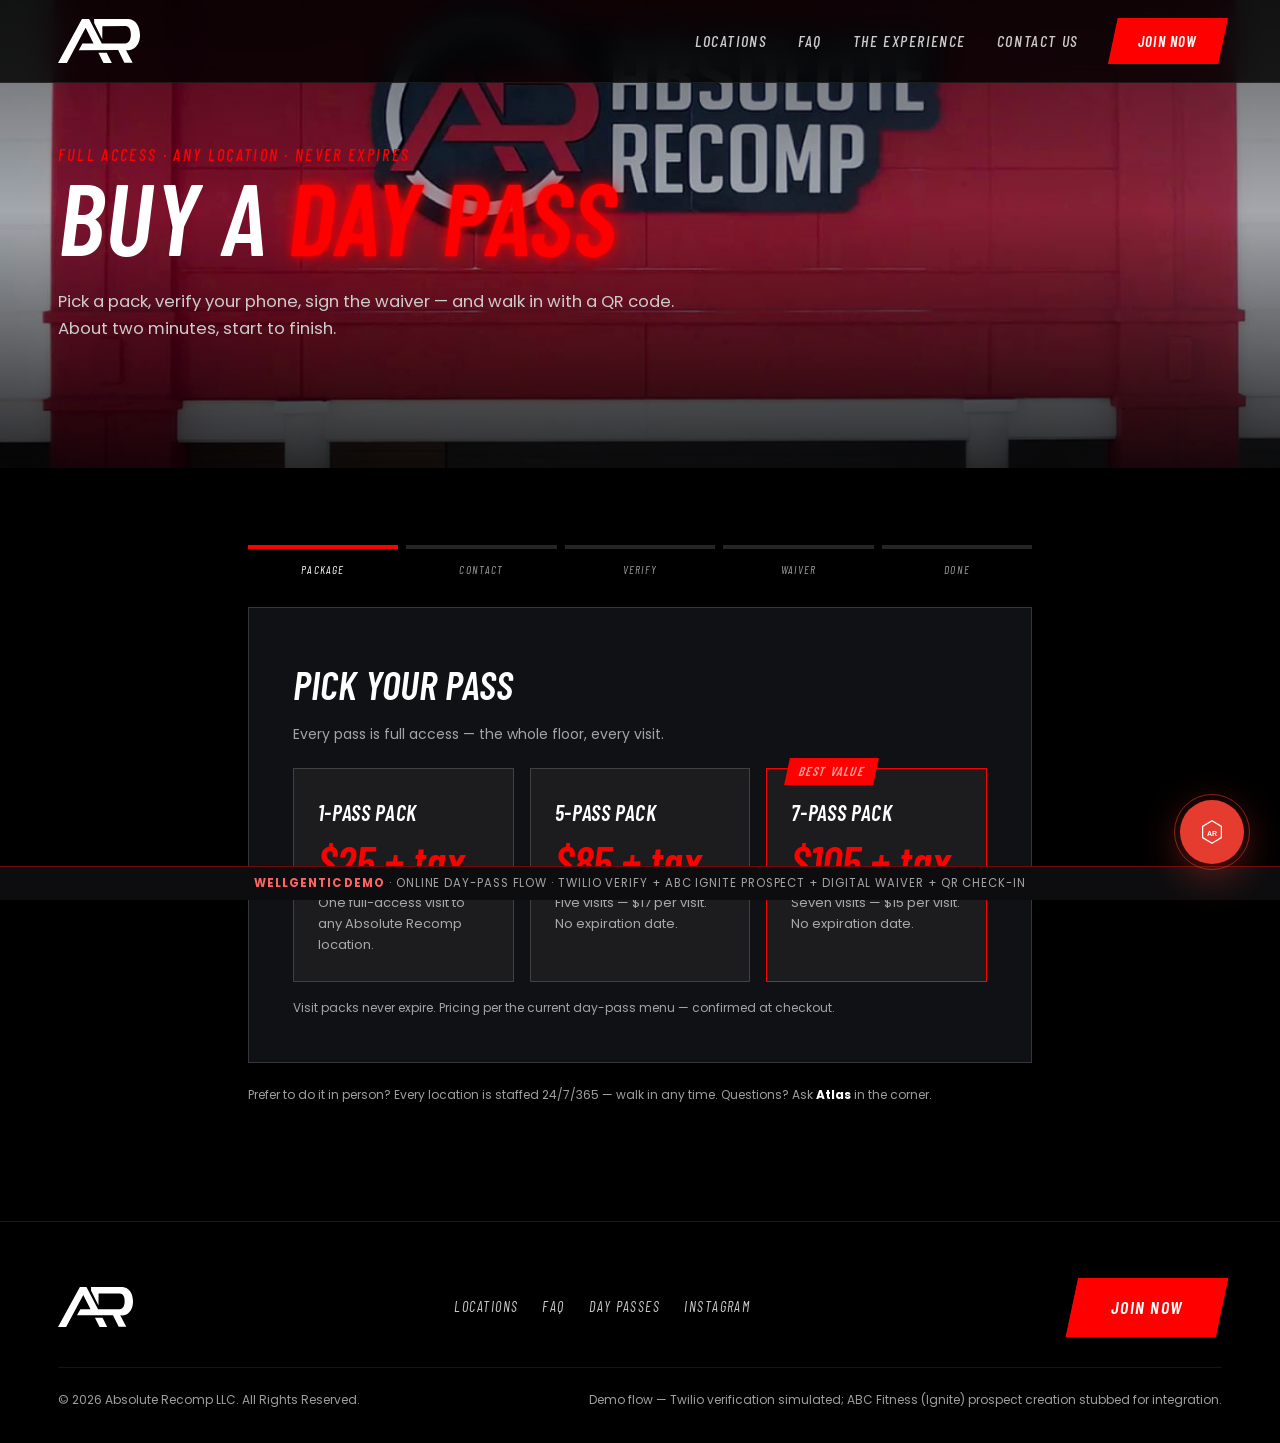
<file: docs/daypass.html>
<!DOCTYPE html>
<html lang="en">
<head>
<meta charset="UTF-8">
<meta name="viewport" content="width=device-width, initial-scale=1.0">
<meta name="robots" content="noindex, nofollow">
<title>Buy a Day Pass | Absolute Recomp — Wellgentic Demo</title>
<meta name="description" content="Buy an Absolute Recomp day pass online — demo flow with SMS verification, digital waiver and QR check-in.">
<link rel="preconnect" href="https://fonts.googleapis.com">
<link rel="preconnect" href="https://fonts.gstatic.com" crossorigin>
<link href="https://fonts.googleapis.com/css2?family=Barlow+Condensed:ital,wght@1,500;1,600;1,700&family=Poppins:wght@300;400;500;600&family=Instrument+Serif:ital@1&display=swap" rel="stylesheet">
<link rel="icon" type="image/svg+xml" href="assets/img/ar-logo.svg">
<link rel="stylesheet" href="assets/css/arx.css">
<link rel="stylesheet" href="assets/css/arx-widget.css">
<script>window.dataLayer = window.dataLayer || [];</script>
</head>
<body>

<header class="hdr">
  <div class="hdr__in">
    <a class="hdr__logo" href="index.html"><img src="assets/img/ar-logo.svg" alt="Absolute Recomp"></a>
    <nav class="hdr__nav" aria-label="Primary">
      <a href="index.html#locations">Locations</a>
      <a href="faq.html">FAQ</a>
      <a href="index.html#experience">The Experience</a>
      <a href="index.html#contact">Contact Us</a>
    </nav>
    <div class="hdr__cta">
      <a class="sk-btn sk-btn--red" href="https://join2.absoluterecompgyms.com/subscribe/location" target="_blank" rel="noopener"><span>Join Now</span></a>
    </div>
  </div>
</header>

<main>
  <section class="hero hero--page" style="min-height:52svh">
    <div class="hero__media"><img src="assets/img/tile-247.jpg" alt=""></div>
    <div class="hero__in">
      <p class="kicker">Full access · any location · never expires</p>
      <h1 class="disp h1" style="font-size:clamp(52px,8vw,130px)">BUY A <span class="accent glow">DAY PASS</span></h1>
      <p class="hero__sub">Pick a pack, verify your phone, sign the waiver — and walk in with a QR code. About two minutes, start to finish.</p>
    </div>
  </section>

  <section class="sec sec--tight">
    <div class="wrap" style="max-width:900px">
      <div id="daypassApp" aria-live="polite">
        <noscript><p class="body-copy">This flow needs JavaScript. You can always grab a pass in person at any location — we're staffed 24/7.</p></noscript>
      </div>
      <p class="dp-note" style="margin-top:22px">Prefer to do it in person? Every location is staffed 24/7/365 — walk in any time. Questions? Ask <strong style="color:#fff">Atlas</strong> in the corner.</p>
    </div>
  </section>
</main>

<footer class="ftr">
  <div class="wrap">
    <div class="ftr__top">
      <a class="ftr__logo" href="index.html"><img src="assets/img/ar-logo.svg" alt="Absolute Recomp"></a>
      <nav class="ftr__nav">
        <a href="index.html#locations">Locations</a>
        <a href="faq.html">FAQ</a>
        <a href="daypass.html">Day Passes</a>
        <a href="https://www.instagram.com/absoluterecomp/" target="_blank" rel="noopener">Instagram</a>
      </nav>
      <a class="sk-btn sk-btn--red" href="https://join2.absoluterecompgyms.com/subscribe/location" target="_blank" rel="noopener"><span>Join Now</span></a>
    </div>
    <div class="ftr__legal">
      <span>© 2026 Absolute Recomp LLC. All Rights Reserved.</span>
      <span>Demo flow — Twilio verification simulated; ABC Fitness (Ignite) prospect creation stubbed for integration.</span>
    </div>
  </div>
</footer>

<div class="demo-ribbon"><b>Wellgentic demo</b> · online day-pass flow · Twilio verify + ABC Ignite prospect + digital waiver + QR check-in</div>

<script>
window.ARX_DAYPASS = {
  packs: [
    { name: "1-Pass Pack", price: "$25 + tax", desc: "One full-access visit to any Absolute Recomp location." },
    { name: "5-Pass Pack", price: "$85 + tax", desc: "Five visits — $17 per visit. No expiration date." },
    { name: "7-Pass Pack", price: "$105 + tax", desc: "Seven visits — $15 per visit. No expiration date.", featured: true }
  ]
};
window.ARX_CHAT = window.ARX_CHAT || {};
window.ARX_CHAT.phone = "(817) 793-2687";
</script>
<script>window.addEventListener("load",function(){setTimeout(function(){document.documentElement.classList.add("smooth-scroll");},80);});</script>
<script src="assets/js/daypass.js" defer></script>
<script src="assets/js/arx-widget.js" defer></script>
</body>
</html>
</file>
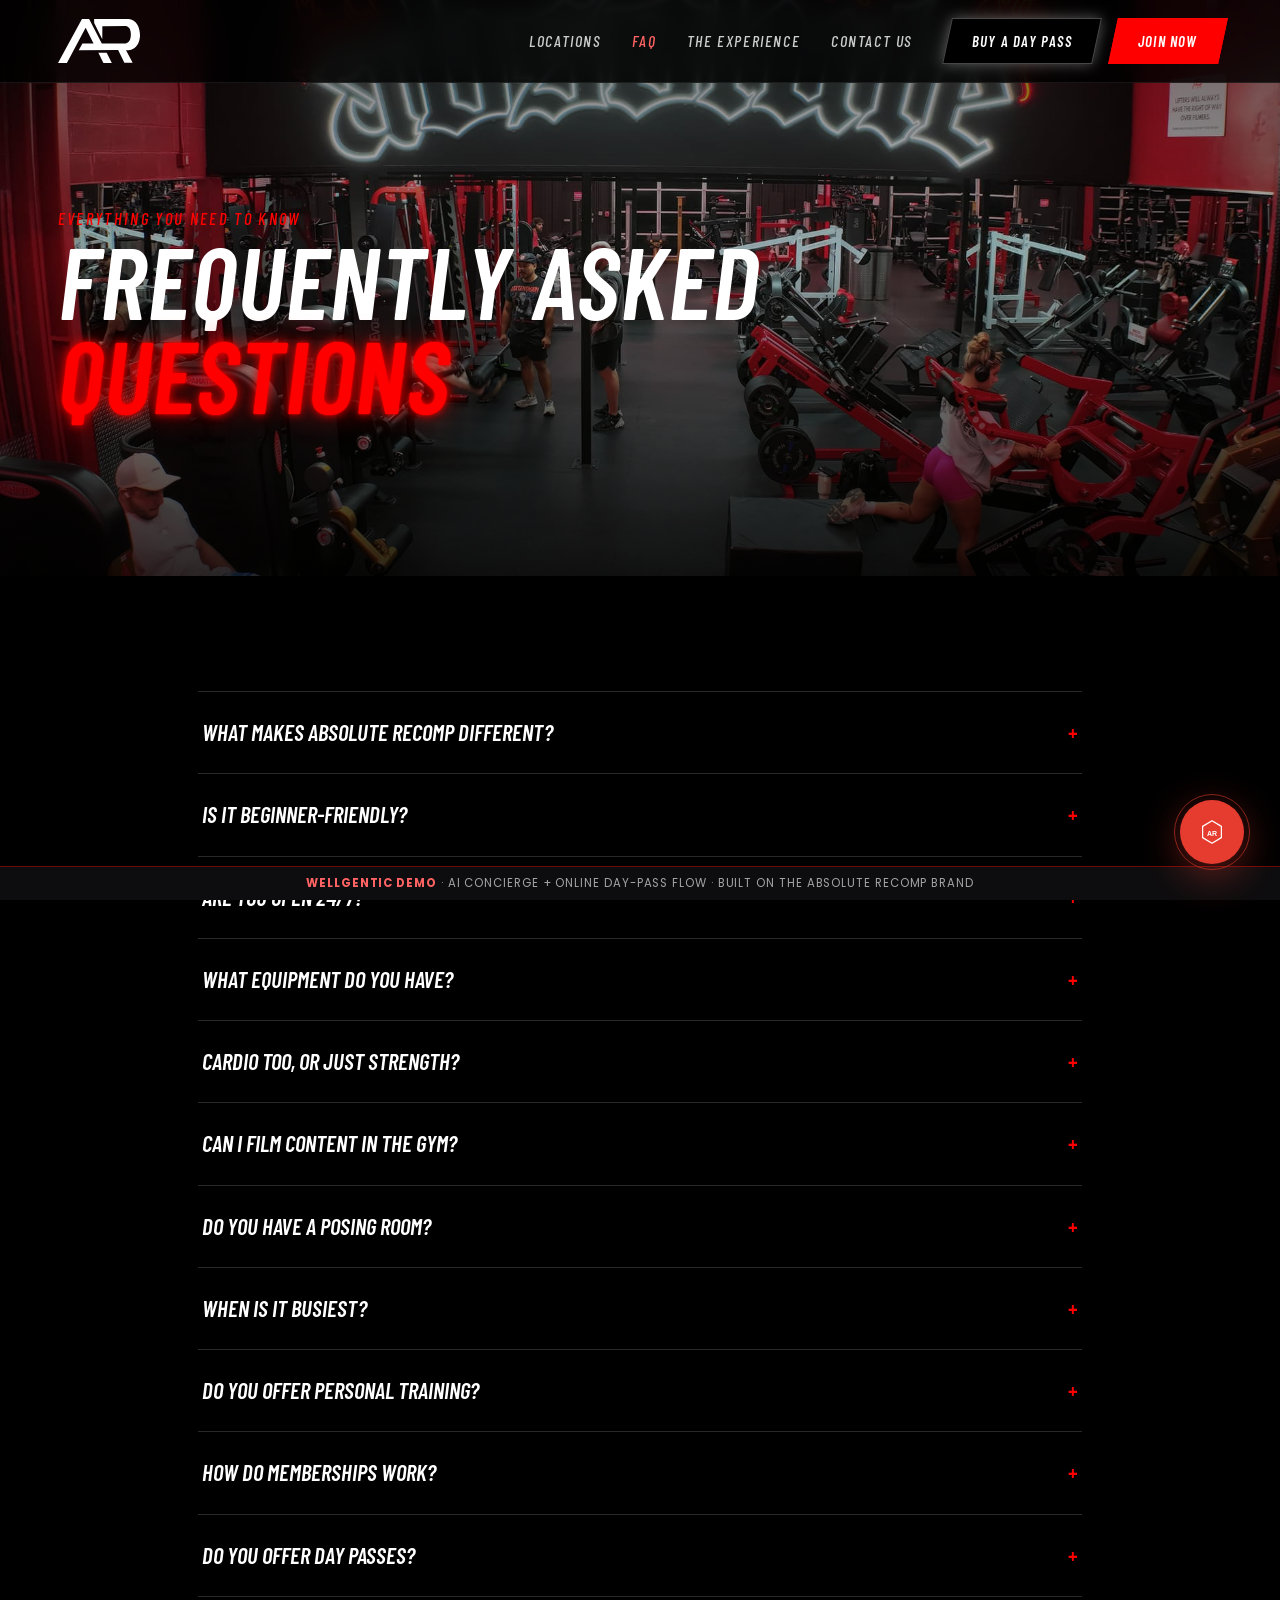
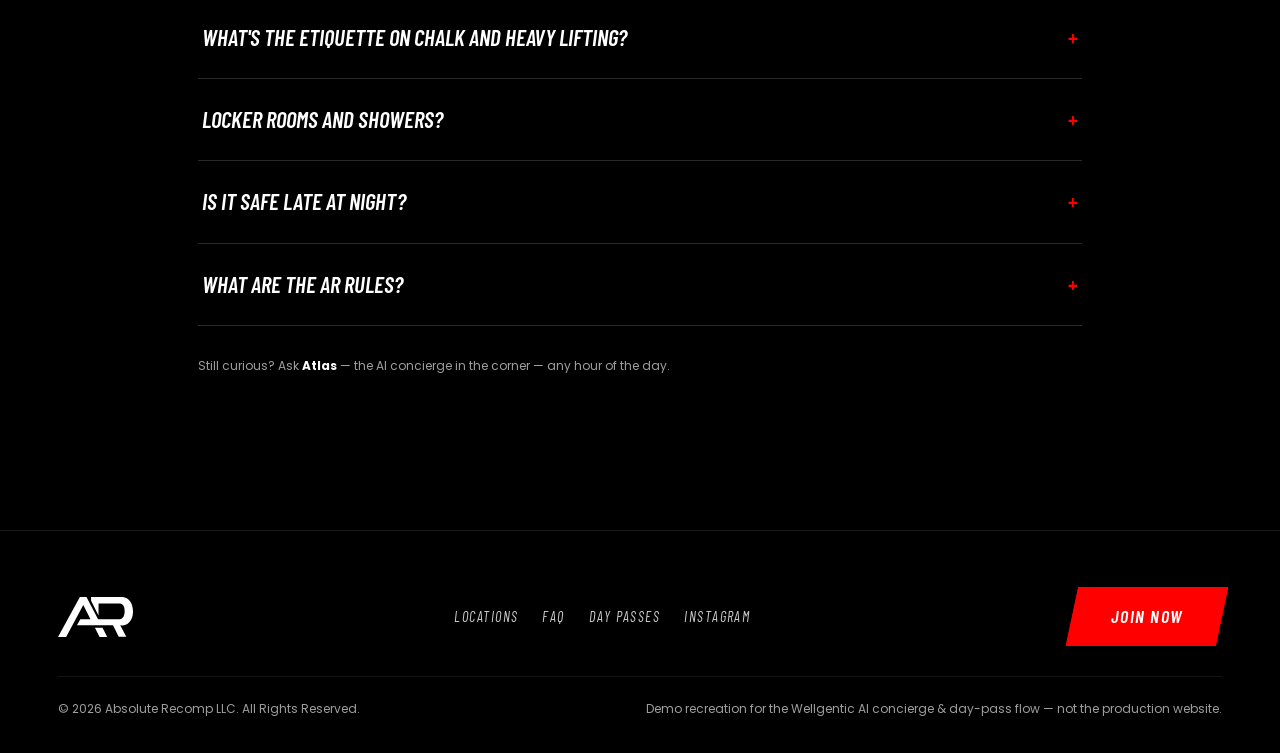
<file: docs/faq.html>
<!DOCTYPE html>
<html lang="en">
<head>
<meta charset="UTF-8">
<meta name="viewport" content="width=device-width, initial-scale=1.0">
<meta name="robots" content="noindex, nofollow">
<title>FAQ | Absolute Recomp — Wellgentic Demo</title>
<meta name="description" content="Frequently asked questions — demo recreation.">
<link rel="preconnect" href="https://fonts.googleapis.com">
<link rel="preconnect" href="https://fonts.gstatic.com" crossorigin>
<link href="https://fonts.googleapis.com/css2?family=Barlow+Condensed:ital,wght@1,500;1,600;1,700&family=Poppins:wght@300;400;500;600&family=Instrument+Serif:ital@1&display=swap" rel="stylesheet">
<link rel="icon" type="image/svg+xml" href="assets/img/ar-logo.svg">
<link rel="stylesheet" href="assets/css/arx.css">
<link rel="stylesheet" href="assets/css/arx-widget.css">
<script>window.dataLayer = window.dataLayer || [];</script>
</head>
<body>

<header class="hdr">
  <div class="hdr__in">
    <a class="hdr__logo" href="index.html"><img src="assets/img/ar-logo.svg" alt="Absolute Recomp"></a>
    <nav class="hdr__nav" aria-label="Primary">
      <a href="index.html#locations">Locations</a>
      <a href="faq.html" class="on">FAQ</a>
      <a href="index.html#experience">The Experience</a>
      <a href="index.html#contact">Contact Us</a>
    </nav>
    <div class="hdr__cta">
      <a class="sk-btn sk-btn--black" href="daypass.html"><span>Buy a Day Pass</span></a>
      <a class="sk-btn sk-btn--red" href="https://join2.absoluterecompgyms.com/subscribe/location" target="_blank" rel="noopener"><span>Join Now</span></a>
    </div>
  </div>
</header>

<main>
  <section class="hero hero--page">
    <div class="hero__media"><img src="assets/img/faq-hero.jpg" alt=""></div>
    <div class="hero__in">
      <p class="kicker">Everything you need to know</p>
      <h1 class="disp h1" style="font-size:clamp(52px,8vw,130px)">FREQUENTLY ASKED<br><span class="accent glow">QUESTIONS</span></h1>
    </div>
  </section>

  <section class="sec">
    <div class="wrap" style="max-width:1000px">
      <div class="faq" id="faqList">

        <div class="faq__item"><button class="faq__q">What makes Absolute Recomp different?<i>+</i></button>
          <div class="faq__a"><p>Most gyms are built for the average person — AR is built for people who take training seriously. Equipment sourced from 30+ of the best manufacturers in an exclusive lineup you won't find under one roof anywhere else, a performance environment, and a community that shows up consistently.</p></div></div>

        <div class="faq__item"><button class="faq__q">Is it beginner-friendly?<i>+</i></button>
          <div class="faq__a"><p>Yes. It's built for serious lifters, but beginners are welcome if you're ready to put in work and respect the space — you'll learn a lot just training alongside people who take it seriously.</p></div></div>

        <div class="faq__item"><button class="faq__q">Are you open 24/7?<i>+</i></button>
          <div class="faq__a"><p>Every location is open and staffed 24/7, 365 days a year — early mornings, late nights, even holidays.</p></div></div>

        <div class="faq__item"><button class="faq__q">What equipment do you have?<i>+</i></button>
          <div class="faq__a"><p>30+ manufacturers including Watson, Arsenal, Panatta, Rogers and New Tech: power racks, deadlift platforms, competition benches, calibrated plates, specialty bars, strongman implements, a full machine lineup and an extensive cardio selection.</p></div></div>

        <div class="faq__item"><button class="faq__q">Cardio too, or just strength?<i>+</i></button>
          <div class="faq__a"><p>Full cardio lineup — treadmills, stair mills, bikes and more. The floor majority is machines, racks and platforms, but cardio is well covered.</p></div></div>

        <div class="faq__item"><button class="faq__q">Can I film content in the gym?<i>+</i></button>
          <div class="faq__a"><p>Yes — content-friendly with ground rules: don't film other members without consent, don't block walkways or tie up equipment for extended shoots, and clear larger production setups with staff in advance. Personal tripods and small cameras are fine near your station.</p></div></div>

        <div class="faq__item"><button class="faq__q">Do you have a posing room?<i>+</i></button>
          <div class="faq__a"><p>Every location has a dedicated posing room with mirrors and lighting built for bodybuilders, physique athletes and content creators. It's part of the standard.</p></div></div>

        <div class="faq__item"><button class="faq__q">When is it busiest?<i>+</i></button>
          <div class="faq__a"><p>Weekday evenings after work are peak. Mornings and midday run more open.</p></div></div>

        <div class="faq__item"><button class="faq__q">Do you offer personal training?<i>+</i></button>
          <div class="faq__a"><p>No in-house trainers. Independent trainers are welcome to train clients on-site — they should ask staff about trainer access fees and requirements first. Unauthorized freelance training means immediate membership termination.</p></div></div>

        <div class="faq__item"><button class="faq__q">How do memberships work?<i>+</i></button>
          <div class="faq__a"><p>Three no-commitment monthly plans: <strong>$65/mo</strong> single-location with 24/7 staffed access, saunas and posing room · <strong>$70/mo</strong> adds all-location access · <strong>$80/mo Pro Card</strong> (most popular) adds 10% off in-club products and 2 free guest passes every 30 days. No long-term contracts. No hidden fees.</p></div></div>

        <div class="faq__item" id="daypasses"><button class="faq__q">Do you offer day passes?<i>+</i></button>
          <div class="faq__a"><p>Yes — three visit packs, each full access to ANY location with no expiration date: <strong>1-Pass Pack $25 + tax</strong> · <strong>5-Pass Pack $85 + tax</strong> ($17/visit) · <strong>7-Pass Pack $105 + tax</strong> ($15/visit). <a class="dp-link" href="daypass.html">Buy a day pass online →</a></p></div></div>

        <div class="faq__item"><button class="faq__q">What's the etiquette on chalk and heavy lifting?<i>+</i></button>
          <div class="faq__a"><p>Chalk, heavy lifting and intensity are part of the culture — keep chalk in designated areas, control your weights, re-rack, and clean up.</p></div></div>

        <div class="faq__item"><button class="faq__q">Locker rooms and showers?<i>+</i></button>
          <div class="faq__a"><p>State-of-the-art locker rooms and showers with dedicated men's and women's saunas at every location.</p></div></div>

        <div class="faq__item"><button class="faq__q">Is it safe late at night?<i>+</i></button>
          <div class="faq__a"><p>Staffed 24/7 with front-desk check-in and security cameras throughout — you're never walking into an empty gym, day or night.</p></div></div>

        <div class="faq__item" id="rules"><button class="faq__q">What are the AR Rules?<i>+</i></button>
          <div class="faq__a"><p>Guests sign a waiver and photo in at the front desk · no unauthorized group photo shoots · no unauthorized freelance personal training · zero tolerance for weapons, drugs, smoking or vaping · no children under 13 in the building, 13–15 with guardian supervision · no pets · lockers provided (AR isn't responsible for lost items) · follow signage and management direction.</p></div></div>

      </div>
      <p class="dp-note" style="margin-top:30px">Still curious? Ask <strong style="color:#fff">Atlas</strong> — the AI concierge in the corner — any hour of the day.</p>
    </div>
  </section>
</main>

<footer class="ftr">
  <div class="wrap">
    <div class="ftr__top">
      <a class="ftr__logo" href="index.html"><img src="assets/img/ar-logo.svg" alt="Absolute Recomp"></a>
      <nav class="ftr__nav">
        <a href="index.html#locations">Locations</a>
        <a href="faq.html">FAQ</a>
        <a href="daypass.html">Day Passes</a>
        <a href="https://www.instagram.com/absoluterecomp/" target="_blank" rel="noopener">Instagram</a>
      </nav>
      <a class="sk-btn sk-btn--red" href="https://join2.absoluterecompgyms.com/subscribe/location" target="_blank" rel="noopener"><span>Join Now</span></a>
    </div>
    <div class="ftr__legal">
      <span>© 2026 Absolute Recomp LLC. All Rights Reserved.</span>
      <span>Demo recreation for the Wellgentic AI concierge &amp; day-pass flow — not the production website.</span>
    </div>
  </div>
</footer>

<div class="demo-ribbon"><b>Wellgentic demo</b> · AI concierge + online day-pass flow · built on the Absolute Recomp brand</div>

<script>
document.querySelectorAll(".faq__item").forEach(function(item){
  item.querySelector(".faq__q").addEventListener("click",function(){
    var open=item.classList.toggle("open");
    var a=item.querySelector(".faq__a");
    a.style.maxHeight=open?a.scrollHeight+"px":"0";
  });
});
/* deep-link support (#daypasses, #rules) */
if(location.hash){var t=document.querySelector(location.hash);if(t){t.classList.add("open");var a=t.querySelector(".faq__a");if(a)a.style.maxHeight=a.scrollHeight+"px";}}
window.addEventListener("load",function(){setTimeout(function(){document.documentElement.classList.add("smooth-scroll");},80);});
</script>
<script>
window.ARX_CHAT = window.ARX_CHAT || {};
window.ARX_CHAT.phone = "(817) 793-2687";
</script>
<script src="assets/js/arx-widget.js" defer></script>
</body>
</html>
</file>
<file: docs/assets/css/arx.css>
/* ============================================================
   ABSOLUTE RECOMP — demo recreation · WE RUN STRENGTH
   Brand system from the live site: black #000 ground, red #ff0000
   accent, Barlow Condensed italic display, Poppins body, skewed
   buttons, neon red glow. Built for the Wellgentic demo.
   ============================================================ */
:root{
  --red:#ff0000; --red-2:#e60000; --red-soft:#ff6363;
  --ink:#000000; --ink-2:#101114; --ink-3:#1c1c1e; --ink-4:#252525;
  --white:#ffffff; --gray:#cccccc; --muted:rgba(255,255,255,.62);
  --line:rgba(255,255,255,.16); --skew:rgba(255,255,255,.28);
  --disp:"Barlow Condensed","Arial Narrow",sans-serif;
  --body:"Poppins","Helvetica Neue",sans-serif;
  --ease:cubic-bezier(.16,1,.3,1);
  --pad:clamp(20px,4.5vw,72px); --max:1440px;
}
*{margin:0;padding:0;box-sizing:border-box}
html{scroll-behavior:auto;scroll-padding-top:110px;-webkit-text-size-adjust:100%}
html.smooth-scroll{scroll-behavior:smooth}
body{background:var(--ink);color:var(--white);font:400 15px/1.62 var(--body);-webkit-font-smoothing:antialiased;overflow-x:hidden}
img{display:block;max-width:100%}
a{color:inherit;text-decoration:none}
button{font:inherit;background:none;border:none;cursor:pointer;color:inherit}
::selection{background:var(--red);color:#fff}
::-webkit-scrollbar{width:10px}::-webkit-scrollbar-thumb{background:var(--red-2);border-radius:5px}::-webkit-scrollbar-track{background:#111}

.wrap{max-width:var(--max);margin:0 auto;padding:0 var(--pad)}

/* ---------- type ---------- */
.disp{font-family:var(--disp);font-style:italic;font-weight:600;text-transform:uppercase;line-height:.92;letter-spacing:.01em}
.h1{font-size:clamp(64px,11vw,190px)}
.h2{font-size:clamp(34px,5.2vw,84px)}
.h3{font-size:clamp(24px,3vw,44px)}
.accent{color:var(--red)}
.glow{text-shadow:0 0 2px var(--red),0 0 10px var(--red),0 0 28px rgba(255,0,0,.55)}
.outline{color:transparent;-webkit-text-stroke:1.5px var(--red)}
.kicker{font-family:var(--disp);font-style:italic;font-weight:500;text-transform:uppercase;letter-spacing:.14em;font-size:clamp(13px,1.3vw,17px);color:var(--red)}
.lede{font-size:clamp(15px,1.35vw,18px);color:var(--gray);max-width:62ch}
.body-copy{color:var(--muted);max-width:62ch}

/* ---------- skewed buttons (signature) ---------- */
.sk-btn{display:inline-flex;align-items:center;justify-content:center;font-family:var(--disp);font-style:italic;font-weight:600;text-transform:uppercase;letter-spacing:.08em;font-size:clamp(15px,1.4vw,19px);padding:14px 38px;transform:skewX(-12deg);border:1px solid var(--skew);transition:.35s var(--ease);white-space:nowrap}
.sk-btn>span{display:inline-block;transform:skewX(12deg)}
.sk-btn--black{background:#000;color:#fff;box-shadow:0 0 14px rgba(255,255,255,.35)}
.sk-btn--black:hover{box-shadow:0 0 18px var(--red),0 0 40px rgba(255,0,0,.5);border-color:var(--red)}
.sk-btn--white{background:#fff;color:#000}
.sk-btn--white:hover{background:var(--red);color:#fff}
.sk-btn--red{background:var(--red);color:#fff;border-color:var(--red)}
.sk-btn--red:hover{background:#fff;color:#000;border-color:#fff}
.btn-row{display:flex;gap:22px;flex-wrap:wrap}

/* ---------- header ---------- */
.hdr{position:fixed;top:0;left:0;right:0;z-index:900;background:rgba(0,0,0,.82);backdrop-filter:blur(14px);border-bottom:1px solid rgba(255,255,255,.08);transition:background .4s}
.hdr__in{max-width:var(--max);margin:0 auto;padding:0 var(--pad);height:82px;display:flex;align-items:center;gap:34px}
.hdr__logo img{height:44px;width:auto}
.hdr__nav{display:flex;gap:clamp(16px,2.4vw,34px);margin-left:auto}
.hdr__nav a{font-family:var(--disp);font-style:italic;font-weight:500;text-transform:uppercase;letter-spacing:.1em;font-size:16px;color:var(--gray);white-space:nowrap;transition:color .3s}
.hdr__nav a:hover,.hdr__nav a.on{color:var(--red-soft)}
.hdr__cta{display:flex;gap:16px;align-items:center}
.hdr__cta .sk-btn{padding:10px 24px;font-size:15px}
@media(max-width:1020px){.hdr__nav{display:none}.hdr__in{justify-content:space-between}}
@media(max-width:640px){.hdr__cta .sk-btn--black{display:none}}

/* ---------- hero ---------- */
.hero{position:relative;min-height:100svh;display:flex;align-items:center;overflow:hidden}
.hero__media,.hero__media video,.hero__media img{position:absolute;inset:0;width:100%;height:100%;object-fit:cover}
.hero__media::after{content:"";position:absolute;inset:0;background:linear-gradient(180deg,rgba(0,0,0,.55),rgba(0,0,0,.25) 45%,rgba(0,0,0,.82))}
.hero__in{position:relative;z-index:2;padding:140px var(--pad) 90px;max-width:var(--max);margin:0 auto;width:100%}
.hero--page{min-height:64svh}
.hero__sub{margin:26px 0 34px;max-width:56ch;color:var(--gray);font-size:clamp(14.5px,1.3vw,17px)}

/* ---------- sections ---------- */
.sec{padding:clamp(64px,9vw,140px) 0;position:relative}
.sec--tight{padding:clamp(44px,6vw,90px) 0}
.sec--line{border-top:1px solid rgba(255,255,255,.08)}
.sec-head{display:flex;align-items:flex-end;justify-content:space-between;gap:30px;margin-bottom:clamp(30px,4vw,60px);flex-wrap:wrap}

/* equipment marquee */
.marq{border-top:1px solid rgba(255,255,255,.08);border-bottom:1px solid rgba(255,255,255,.08);padding:26px 0;overflow:hidden;position:relative;display:flex}
.marq__track{display:flex;gap:60px;align-items:center;animation:marq 30s linear infinite;flex:0 0 auto;padding-right:60px}
.marq__track span{font-family:var(--disp);font-style:italic;font-weight:600;text-transform:uppercase;font-size:clamp(20px,2.6vw,34px);color:rgba(255,255,255,.85);white-space:nowrap}
.marq__track i{color:var(--red);font-style:normal}
@keyframes marq{to{transform:translateX(-100%)}}

/* feature tiles */
.tiles{display:grid;grid-template-columns:repeat(2,1fr);gap:18px}
@media(max-width:860px){.tiles{grid-template-columns:1fr}}
.tile{position:relative;overflow:hidden;aspect-ratio:16/9.6;display:block}
.tile img{width:100%;height:100%;object-fit:cover;transition:transform 1.1s var(--ease),filter .6s}
.tile:hover img{transform:scale(1.05);filter:brightness(.6)}
.tile__txt{position:absolute;inset:auto 0 0 0;padding:22px 24px;background:linear-gradient(180deg,transparent,rgba(0,0,0,.88));font-family:var(--disp);font-style:italic;font-weight:600;text-transform:uppercase;font-size:clamp(17px,1.7vw,24px);line-height:1.15}
.tile__txt small{display:block;font-family:var(--body);font-style:normal;font-weight:400;text-transform:none;font-size:12.5px;color:var(--muted);margin-top:6px;letter-spacing:0}

/* location tiles */
.locs{display:grid;grid-template-columns:repeat(5,1fr);gap:14px}
@media(max-width:1080px){.locs{grid-template-columns:repeat(3,1fr)}}
@media(max-width:680px){.locs{grid-template-columns:1fr 1fr}}
.loc{position:relative;overflow:hidden;aspect-ratio:3/4;display:block}
.loc img{width:100%;height:100%;object-fit:cover;transition:transform 1s var(--ease)}
.loc:hover img{transform:scale(1.06)}
.loc::after{content:"";position:absolute;inset:0;background:linear-gradient(180deg,transparent 40%,rgba(0,0,0,.85))}
.loc b{position:absolute;left:16px;right:16px;bottom:14px;z-index:2;font-family:var(--disp);font-style:italic;font-weight:600;text-transform:uppercase;font-size:clamp(16px,1.6vw,22px);line-height:1.05}

/* cta cards */
.cards3{display:grid;grid-template-columns:repeat(3,1fr);gap:18px}
@media(max-width:900px){.cards3{grid-template-columns:1fr}}
.c3{position:relative;overflow:hidden;aspect-ratio:16/10;display:flex;align-items:flex-end}
.c3 img{position:absolute;inset:0;width:100%;height:100%;object-fit:cover;transition:transform 1s var(--ease)}
.c3:hover img{transform:scale(1.05)}
.c3::after{content:"";position:absolute;inset:0;background:linear-gradient(180deg,rgba(0,0,0,.15),rgba(0,0,0,.85))}
.c3__txt{position:relative;z-index:2;padding:22px 24px}
.c3__txt b{display:block;font-family:var(--disp);font-style:italic;font-weight:600;text-transform:uppercase;font-size:clamp(18px,1.9vw,26px);line-height:1.1;margin-bottom:8px}
.c3__txt span{font-family:var(--disp);font-style:italic;text-transform:uppercase;letter-spacing:.1em;font-size:14px;color:var(--red-soft)}

/* pass pricing (day-pass page + home strip) */
.dp-packs{display:grid;grid-template-columns:repeat(3,1fr);gap:16px}
@media(max-width:760px){.dp-packs{grid-template-columns:1fr}}
.dp-pack{position:relative;text-align:left;background:var(--ink-3);border:1px solid var(--line);padding:26px 24px;display:flex;flex-direction:column;gap:8px;transition:.35s var(--ease)}
.dp-pack:hover{border-color:var(--red);transform:translateY(-4px);box-shadow:0 0 24px rgba(255,0,0,.25)}
.dp-pack.is-feat{border-color:var(--red)}
.dp-flag{position:absolute;top:-11px;left:20px;background:var(--red);color:#fff;font-family:var(--disp);font-style:italic;font-weight:600;text-transform:uppercase;letter-spacing:.1em;font-size:11.5px;padding:3px 12px;transform:skewX(-12deg)}
.dp-pack b{font-family:var(--disp);font-style:italic;font-weight:600;text-transform:uppercase;font-size:22px;letter-spacing:.03em}
.dp-pack em{font-family:var(--disp);font-style:italic;font-weight:600;font-size:clamp(34px,4vw,46px);color:var(--red);line-height:1}
.dp-pack span{font-size:13px;color:var(--muted)}

/* day-pass flow */
.dp-steps{display:flex;gap:8px;margin-bottom:26px}
.dp-step{flex:1;text-align:center}
.dp-step i{display:block;height:4px;background:var(--ink-4);margin-bottom:8px;transition:background .4s}
.dp-step span{font-family:var(--disp);font-style:italic;text-transform:uppercase;letter-spacing:.1em;font-size:11.5px;color:var(--muted)}
.dp-step.is-done i,.dp-step.is-now i{background:var(--red)}
.dp-step.is-now span{color:#fff}
.dp-card{background:var(--ink-2);border:1px solid var(--line);padding:clamp(24px,3.6vw,44px)}
.dp-card h3{font-family:var(--disp);font-style:italic;font-weight:600;text-transform:uppercase;font-size:clamp(26px,3.2vw,40px);margin-bottom:6px}
.dp-sub{color:var(--muted);font-size:14px;margin-bottom:22px}
.dp-grid{display:grid;grid-template-columns:1fr 1fr;gap:14px}
@media(max-width:640px){.dp-grid{grid-template-columns:1fr}}
.dp-field{display:flex;flex-direction:column;gap:6px}
.dp-full{grid-column:1/-1}
.dp-field label{font-family:var(--disp);font-style:italic;text-transform:uppercase;letter-spacing:.12em;font-size:12px;color:var(--muted)}
.dp-field input{background:var(--ink-3);border:1px solid var(--skew);color:#fff;font:inherit;font-size:15px;padding:13px 15px;outline:none;transform:skewX(-6deg);transition:border-color .3s}
.dp-field input>*{transform:skewX(6deg)}
.dp-field input:focus{border-color:#ff1a1a}
.dp-btn{margin-top:20px;display:inline-block;background:var(--red);color:#fff;font-family:var(--disp);font-style:italic;font-weight:600;text-transform:uppercase;letter-spacing:.08em;font-size:17px;padding:14px 34px;transform:skewX(-12deg);transition:.3s}
.dp-btn:hover{background:#fff;color:#000}
.dp-btn[disabled]{pointer-events:none}
.dp-link{color:var(--red-soft);text-decoration:underline;text-underline-offset:3px;font-size:inherit}
.dp-note{margin-top:16px;font-size:12px;color:var(--muted);line-height:1.6}
.dp-err{color:#ff8a8a;font-size:13px;margin-top:12px}
.dp-demo-hint{font-size:12px;color:var(--red-soft);margin:10px 0 4px}
.dp-otp{display:flex;gap:10px;margin:8px 0 6px}
.dp-otp input{width:52px;height:60px;text-align:center;font-family:var(--disp);font-size:26px;background:var(--ink-3);border:1px solid var(--skew);color:#fff;outline:none}
.dp-otp input:focus{border-color:#ff1a1a}
.dp-waiver{background:var(--ink-3);border:1px solid var(--line);padding:20px 22px;max-height:220px;overflow-y:auto;font-size:13.5px;color:var(--gray);line-height:1.7;margin-bottom:18px}
.dp-waiver p+p{margin-top:10px}
.dp-waiver strong{color:#fff}
.dp-sig-label{font-family:var(--disp);font-style:italic;text-transform:uppercase;letter-spacing:.12em;font-size:12px;color:var(--muted);display:block;margin-bottom:8px}
.dp-sig-wrap{position:relative;margin-bottom:6px}
.dp-sig-wrap canvas{width:100%;height:150px;background:#f5f5f4;border:1px solid var(--skew);touch-action:none;cursor:crosshair}
.dp-sig-clear{position:absolute;top:8px;right:10px;font-size:12px}
.dp-done{text-align:center;padding:14px 0}
.dp-check{width:74px;height:74px;margin:0 auto 18px;border-radius:50%;background:var(--red);display:flex;align-items:center;justify-content:center;font-size:34px;box-shadow:0 0 30px rgba(255,0,0,.5)}
.dp-summary{max-width:420px;margin:22px auto;border:1px solid var(--line);padding:18px 22px;text-align:left}
.dp-summary div{display:flex;justify-content:space-between;padding:6px 0;font-size:14px;color:var(--muted)}
.dp-summary b{color:#fff;font-weight:600}
.dp-qr-label{font-family:var(--disp);font-style:italic;text-transform:uppercase;letter-spacing:.1em;font-size:15px;color:var(--red-soft);margin:18px 0 12px}
.dp-qr{margin:0 auto;border:6px solid #fff}
.dp-apps{display:flex;gap:12px;justify-content:center;margin:20px 0 4px}
.dp-badge{border:1px solid var(--skew);padding:10px 20px;font-size:13.5px;color:var(--gray);transform:skewX(-8deg)}

/* faq accordion */
.faq{border-top:1px solid var(--line)}
.faq__item{border-bottom:1px solid var(--line)}
.faq__q{width:100%;display:flex;align-items:center;justify-content:space-between;gap:20px;text-align:left;padding:22px 4px;font-family:var(--disp);font-style:italic;font-weight:600;text-transform:uppercase;font-size:clamp(16px,1.8vw,23px);transition:color .3s}
.faq__q:hover{color:var(--red-soft)}
.faq__q i{font-style:normal;color:var(--red);font-size:22px;transition:transform .4s var(--ease)}
.faq__item.open .faq__q i{transform:rotate(45deg)}
.faq__a{max-height:0;overflow:hidden;transition:max-height .5s var(--ease)}
.faq__a p{padding:0 4px 22px;color:var(--muted);max-width:75ch}

/* footer */
.ftr{border-top:1px solid rgba(255,255,255,.1);padding:56px 0 34px;margin-top:40px}
.ftr__top{display:flex;align-items:center;justify-content:space-between;gap:26px;flex-wrap:wrap;margin-bottom:30px}
.ftr__logo img{height:40px}
.ftr__nav{display:flex;gap:24px;flex-wrap:wrap}
.ftr__nav a{font-family:var(--disp);font-style:italic;text-transform:uppercase;letter-spacing:.1em;font-size:14.5px;color:var(--gray)}
.ftr__nav a:hover{color:var(--red-soft)}
.ftr__legal{display:flex;gap:18px;flex-wrap:wrap;font-size:12px;color:var(--muted);border-top:1px solid rgba(255,255,255,.08);padding-top:22px;justify-content:space-between}
.ftr__legal a:hover{color:var(--red-soft)}

/* demo ribbon (this is a Wellgentic demo, not the production site) */
.demo-ribbon{position:fixed;left:0;right:0;bottom:0;z-index:800;background:#0d0d0f;border-top:1px solid rgba(255,0,0,.4);text-align:center;font-size:11.5px;letter-spacing:.08em;text-transform:uppercase;color:var(--muted);padding:7px 12px}
.demo-ribbon b{color:var(--red-soft)}
</file>
<file: docs/assets/css/arx-widget.css>
/* Absolute Recomp × Wellgentic concierge — NAC widget design, AR brand tokens */
#arx-root{
  --c:#e63c2f; --c-soft:#f2857c; --brand:#c9302c; --on:#ffffff;
  --ink:#101114; --ink2:#17181c; --ink3:#212327; --bone:#f5f5f4;
  --muted:rgba(245,245,244,.6); --muted-d:rgba(16,17,20,.62); --line:rgba(245,245,244,.14);
  --disp:"Oswald","Arial Narrow",sans-serif; --body:"Inter","Helvetica Neue",-apple-system,sans-serif;
  --serif:"Instrument Serif",Georgia,serif; --ease:cubic-bezier(.16,1,.3,1);
}
#arx-root,#arx-root *{box-sizing:border-box}
#arx-root button{font:inherit;background:none;border:none;cursor:pointer;color:inherit;margin:0}
#arx-root .arx-orb{position:fixed;right:clamp(18px,3vw,36px);bottom:clamp(18px,3vw,36px);z-index:2147483000;width:64px;height:64px;border-radius:50%;background:var(--c);color:var(--on);display:flex;align-items:center;justify-content:center;box-shadow:0 10px 40px rgba(230,60,47,.45);transition:transform .45s var(--ease),box-shadow .45s}
#arx-root .arx-orb svg{width:30px;height:30px}
#arx-root .arx-orb::before{content:"";position:absolute;inset:-6px;border-radius:50%;border:1px solid rgba(230,60,47,.55);animation:arxPulse 2.6s ease-out infinite}
@keyframes arxPulse{0%{transform:scale(.9);opacity:1}70%,100%{transform:scale(1.35);opacity:0}}
#arx-root .arx-orb:hover{transform:translateY(-4px) scale(1.05)}
#arx-root .arx-hint{position:fixed;right:clamp(18px,3vw,36px);bottom:calc(clamp(18px,3vw,36px) + 80px);z-index:2147483000;display:flex;align-items:center;gap:12px;background:#fff;color:var(--ink);font-family:var(--body);font-size:13.5px;font-weight:500;padding:13px 40px 13px 14px;max-width:280px;line-height:1.4;border-radius:16px 16px 4px 16px;box-shadow:0 18px 50px rgba(0,0,0,.28),0 2px 8px rgba(0,0,0,.18);opacity:0;transform:translateY(14px) scale(.94);transform-origin:bottom right;pointer-events:none;cursor:pointer;transition:opacity .5s,transform .55s var(--ease)}
#arx-root .arx-hint.is-on{opacity:1;transform:none;pointer-events:auto}
#arx-root .arx-hint::after{content:"";position:absolute;right:22px;bottom:-7px;width:16px;height:16px;background:#fff;transform:rotate(45deg);border-radius:0 0 4px 0}
#arx-root .arx-hint-avatar{flex:0 0 auto;width:36px;height:36px;border-radius:50%;background:var(--c);color:var(--on);display:flex;align-items:center;justify-content:center}
#arx-root .arx-hint-avatar svg{width:19px;height:19px}
#arx-root .arx-hint-text{position:relative;z-index:1}
#arx-root .arx-hint em{font-family:var(--serif);font-style:italic;font-size:1.06em;color:var(--brand);display:block}
#arx-root .arx-hint-x{position:absolute;top:7px;right:9px;width:20px;height:20px;border-radius:50%;display:flex;align-items:center;justify-content:center;font-size:11px;color:var(--muted-d);background:rgba(0,0,0,.05);transition:.3s;z-index:2}
#arx-root .arx-hint-x:hover{background:var(--c);color:var(--on)}
#arx-root.is-open .arx-orb,#arx-root.is-open .arx-hint{opacity:0;pointer-events:none}
#arx-root .arx-panel{position:fixed;right:clamp(12px,2vw,32px);bottom:clamp(12px,2vw,32px);z-index:2147483001;width:min(420px,calc(100vw - 24px));height:min(640px,calc(100svh - 60px));background:var(--ink2);border:1px solid var(--line);display:flex;flex-direction:column;overflow:hidden;font-family:var(--body);opacity:0;transform:translateY(28px) scale(.97);pointer-events:none;transition:opacity .45s,transform .55s var(--ease);box-shadow:0 30px 90px rgba(0,0,0,.55);border-radius:18px}
#arx-root.is-open .arx-panel{opacity:1;transform:none;pointer-events:auto}
#arx-root .arx-head{display:flex;align-items:center;gap:12px;padding:16px 18px;border-bottom:1px solid var(--line);background:var(--ink)}
#arx-root .arx-head-icon{width:34px;height:34px;border-radius:50%;background:var(--c);display:flex;align-items:center;justify-content:center;color:var(--on);flex:0 0 auto}
#arx-root .arx-head-icon svg{width:18px;height:18px}
#arx-root .arx-head-name{font-family:var(--disp);font-weight:700;text-transform:uppercase;font-size:16px;line-height:1;color:var(--bone);letter-spacing:.04em}
#arx-root .arx-head-sub{font-size:9px;letter-spacing:.09em;text-transform:uppercase;color:var(--muted);margin-top:3px}
#arx-root .arx-close{margin-left:auto;width:34px;height:34px;border-radius:50%;border:1px solid var(--line);color:var(--bone);font-size:14px;transition:.3s}
#arx-root .arx-close:hover{background:var(--c);border-color:var(--c);color:var(--on)}
#arx-root .arx-msgs{flex:1;overflow-y:auto;padding:20px 18px;display:flex;flex-direction:column;gap:14px;scrollbar-width:thin}
#arx-root .arx-welcome h3{font-family:var(--serif);font-style:italic;font-weight:400;font-size:26px;line-height:1.2;margin:8px 0 6px;color:var(--bone)}
#arx-root .arx-welcome p{color:var(--muted);font-size:13.5px;margin:0}
#arx-root .arx-chips{display:flex;flex-wrap:wrap;gap:8px;margin-top:14px}
#arx-root .arx-chips button{border:1px solid var(--line);color:var(--bone);font-size:12px;padding:9px 14px;border-radius:999px;text-align:left;transition:.3s}
#arx-root .arx-chips button:hover{border-color:var(--c);color:var(--c-soft)}
#arx-root .arx-prechat{display:flex;flex-direction:column;gap:14px}
#arx-root .arx-prechat h3{font-family:var(--serif);font-style:italic;font-weight:400;font-size:26px;line-height:1.2;margin:4px 0 2px;color:var(--bone)}
#arx-root .arx-prechat p.arx-pc-intro{color:var(--muted);font-size:13.5px;margin:0}
#arx-root .arx-field{display:flex;flex-direction:column;gap:5px}
#arx-root .arx-field label{font-size:10.5px;letter-spacing:.12em;text-transform:uppercase;color:var(--muted)}
#arx-root .arx-field input{background:var(--ink3);border:1px solid var(--line);border-radius:12px;color:var(--bone);font-family:var(--body);font-size:14px;padding:11px 14px;outline:none;transition:border-color .3s}
#arx-root .arx-field input:focus{border-color:var(--c)}
#arx-root .arx-field input.arx-invalid{border-color:#e06f6f}
#arx-root .arx-pc-error{color:#f0a3a3;font-size:12px;margin:-4px 0 0}
#arx-root .arx-routes{display:flex;flex-direction:column;gap:10px}
#arx-root .arx-route{display:flex;flex-direction:column;gap:3px;text-align:left;border:1px solid var(--line);border-radius:14px;padding:13px 16px;transition:.3s}
#arx-root .arx-route:hover{border-color:var(--c);background:rgba(230,60,47,.08);transform:translateY(-1px)}
#arx-root .arx-route b{font-family:var(--disp);font-weight:600;font-size:14.5px;color:var(--bone);letter-spacing:.03em}
#arx-root .arx-route span{font-size:12px;color:var(--muted)}
#arx-root .arx-pc-consent{font-size:10.5px;color:var(--muted);line-height:1.5;margin:2px 0 0}
#arx-root .arx-back{align-self:flex-start;font-size:12px;color:var(--muted);padding:0;margin:0 0 -2px}
#arx-root .arx-back:hover{color:var(--c-soft)}
#arx-root .arx-pc-submit{margin-top:4px;background:var(--c);color:var(--on);font-family:var(--disp);font-weight:600;text-transform:uppercase;letter-spacing:.06em;font-size:13px;padding:13px 16px;border-radius:12px;text-align:center;transition:transform .3s var(--ease)}
#arx-root .arx-pc-submit:hover{transform:translateY(-1px)}
#arx-root .arx-msg{max-width:88%;font-size:14px;line-height:1.55}
#arx-root .arx-msg.u{align-self:flex-end;background:var(--c);color:var(--on);padding:11px 15px;border-radius:16px 16px 4px 16px}
#arx-root .arx-msg.a{align-self:flex-start;background:var(--ink3);border:1px solid var(--line);padding:12px 15px;border-radius:16px 16px 16px 4px;color:var(--bone)}
#arx-root .arx-msg.a a{color:var(--c-soft);text-decoration:underline;text-underline-offset:2px}
#arx-root .arx-msg.a p{margin:0}
#arx-root .arx-msg.a p+p{margin-top:8px}
#arx-root .arx-msg.a ul{margin:8px 0 0 16px;list-style:disc}
#arx-root .arx-msg.a li{margin:3px 0}
#arx-root .arx-msg.a strong{color:#fff}
#arx-root .arx-typing{align-self:flex-start;display:flex;gap:5px;padding:14px 16px}
#arx-root .arx-typing i{width:6px;height:6px;border-radius:50%;background:var(--c);animation:arxType 1.2s ease-in-out infinite}
#arx-root .arx-typing i:nth-child(2){animation-delay:.15s}
#arx-root .arx-typing i:nth-child(3){animation-delay:.3s}
@keyframes arxType{0%,60%,100%{transform:translateY(0);opacity:.4}30%{transform:translateY(-5px);opacity:1}}
#arx-root .arx-input{display:flex;gap:10px;padding:14px 16px;border-top:1px solid var(--line);background:var(--ink)}
#arx-root .arx-input textarea{flex:1;background:var(--ink3);border:1px solid var(--line);border-radius:22px;color:var(--bone);font-family:var(--body);font-size:14px;padding:11px 16px;resize:none;outline:none;max-height:110px;transition:border-color .3s}
#arx-root .arx-input textarea:focus{border-color:var(--c)}
#arx-root .arx-input.is-locked{opacity:.5;pointer-events:none}
#arx-root .arx-send{width:44px;height:44px;border-radius:50%;background:var(--c);color:var(--on);font-size:17px;flex:0 0 auto;align-self:flex-end;transition:transform .3s var(--ease),opacity .3s}
#arx-root .arx-send:hover{transform:scale(1.08)}
#arx-root .arx-send[disabled]{opacity:.35;pointer-events:none}
#arx-root .arx-note{font-size:10px;color:var(--muted);text-align:center;padding:0 16px 10px;background:var(--ink)}
@media (max-width:600px){#arx-root .arx-panel{right:0;bottom:0;width:100vw;height:100svh;border:none;border-radius:0}}
</file>
